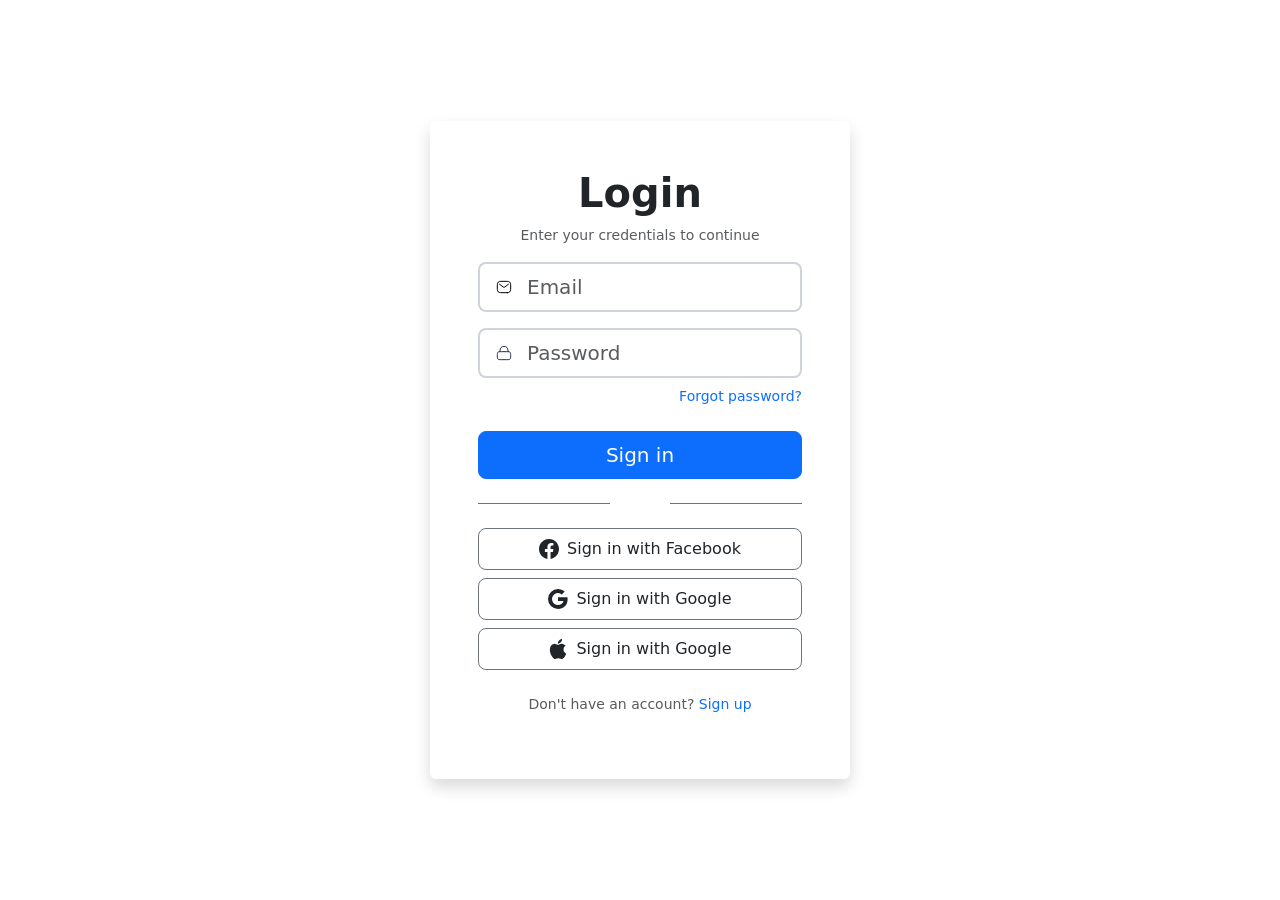
<file: Day-001-Login/index.html>
<!doctype html>
<html lang="en">
  <head>
    <meta charset="UTF-8" />
    <meta name="viewport" content="width=device-width, initial-scale=1.0" />
    <title>Sign In</title>
    <link
      href="https://cdn.jsdelivr.net/npm/bootstrap@5.3.8/dist/css/bootstrap.min.css"
      rel="stylesheet"
      integrity="sha384-sRIl4kxILFvY47J16cr9ZwB07vP4J8+LH7qKQnuqkuIAvNWLzeN8tE5YBujZqJLB"
      crossorigin="anonymous"
    />
    <link rel="stylesheet" href="./style.css" />
  </head>
  <body>
    <div
      class="d-flex justify-content-center align-items-center text-center vh-100"
    >
      <form class="p-5 rounded shadow">
        <h1 class="fw-bolder">Login</h1>
        <p class="text-muted small">Enter your credentials to continue</p>
        <div class="input-group input-group-lg mb-3 custom-input-group">
          <span class="input-group-text bg-white border-end-0">
            <img
              src="./assets/icons/email-svgrepo-com.svg"
              alt="Email Icon"
              width="16"
              height="16"
            />
          </span>
          <input
            type="email"
            class="form-control bg-white border-start-0 ps-0"
            id="floatingInput"
            name="user-email"
            placeholder="Email"
          />
        </div>

        <div class="input-group input-group-lg mb-2 custom-input-group">
          <span class="input-group-text bg-white border-end-0">
            <img
              src="./assets/icons/lock-svgrepo-com.svg"
              alt="Lock icon"
              width="16"
              height="16"
            />
          </span>
          <input
            type="password"
            class="form-control bg-white border-start-0 ps-0"
            id="floatingPassword"
            name="user-password"
            placeholder="Password"
          />
        </div>
        <a href="#" class="d-block text-end mb-4 small text-decoration-none"
          >Forgot password?</a
        >
        <div class="mb-4">
          <button type="submit" class="btn btn-primary btn-lg w-100 fw-medium">
            Sign in
          </button>
        </div>
        <div class="d-flex align-items-center justify-content-center my-4">
          <div class="border-top border-secondary w-100"></div>
          <div style="width: 60px; min-width: 60px"></div>
          <!-- The gap in the middle -->
          <div class="border-top border-secondary w-100"></div>
        </div>
        <div class="d-grid gap-2">
          <button
            type="button"
            class="btn btn-outline-secondary btn-lg w-100 text-dark bg-white d-flex align-items-center justify-content-center fs-6 fw-medium"
          >
            <svg
              xmlns="http://www.w3.org/2000/svg"
              width="20"
              height="20"
              fill="currentColor"
              class="bi bi-facebook me-2"
              viewBox="0 0 16 16"
            >
              <path
                d="M16 8.049c0-4.446-3.582-8.05-8-8.05C3.58 0-.002 3.603-.002 8.05c0 4.017 2.926 7.347 6.75 7.951v-5.625h-2.03V8.05H6.75V6.275c0-2.017 1.195-3.131 3.022-3.131.876 0 1.791.157 1.791.157v1.98h-1.009c-.993 0-1.303.621-1.303 1.258v1.51h2.218l-.354 2.326H9.25V16c3.824-.604 6.75-3.934 6.75-7.951"
              />
            </svg>
            Sign in with Facebook
          </button>
          <button
            type="button"
            class="btn btn-outline-secondary btn-lg w-100 text-dark bg-white d-flex align-items-center justify-content-center fs-6 fw-medium"
          >
            <svg
              xmlns="http://www.w3.org/2000/svg"
              width="20"
              height="20"
              fill="currentColor"
              class="bi bi-google me-2"
              viewBox="0 0 16 16"
            >
              <path
                d="M15.545 6.558a9.4 9.4 0 0 1 .139 1.626c0 2.434-.87 4.492-2.384 5.885h.002C11.978 15.292 10.158 16 8 16A8 8 0 1 1 8 0a7.7 7.7 0 0 1 5.352 2.082l-2.284 2.284A4.35 4.35 0 0 0 8 3.166c-2.087 0-3.86 1.408-4.492 3.304a4.8 4.8 0 0 0 0 3.063h.003c.635 1.893 2.405 3.301 4.492 3.301 1.078 0 2.004-.276 2.722-.764h-.003a3.7 3.7 0 0 0 1.599-2.431H8v-3.08z"
              />
            </svg>
            Sign in with Google
          </button>
          <button
            type="button"
            class="btn btn-outline-secondary btn-lg w-100 text-dark bg-white d-flex align-items-center justify-content-center fs-6 fw-medium"
          >
            <svg
              xmlns="http://www.w3.org/2000/svg"
              width="20"
              height="20"
              fill="currentColor"
              class="bi bi-apple me-2"
              viewBox="0 0 16 16"
            >
              <path
                d="M11.182.008C11.148-.03 9.923.023 8.857 1.18c-1.066 1.156-.902 2.482-.878 2.516s1.52.087 2.475-1.258.762-2.391.728-2.43m3.314 11.733c-.048-.096-2.325-1.234-2.113-3.422s1.675-2.789 1.698-2.854-.597-.79-1.254-1.157a3.7 3.7 0 0 0-1.563-.434c-.108-.003-.483-.095-1.254.116-.508.139-1.653.589-1.968.607-.316.018-1.256-.522-2.267-.665-.647-.125-1.333.131-1.824.328-.49.196-1.422.754-2.074 2.237-.652 1.482-.311 3.83-.067 4.56s.625 1.924 1.273 2.796c.576.984 1.34 1.667 1.659 1.899s1.219.386 1.843.067c.502-.308 1.408-.485 1.766-.472.357.013 1.061.154 1.782.539.571.197 1.111.115 1.652-.105.541-.221 1.324-1.059 2.238-2.758q.52-1.185.473-1.282"
              />
            </svg>
            Sign in with Google
          </button>
        </div>
        <p class="mt-4 small text-muted">
          Don't have an account?
          <a href="./signup.html" class="text-decoration-none fw-medium"
            >Sign up</a
          >
        </p>
      </form>
    </div>
    <script
      src="https://cdn.jsdelivr.net/npm/bootstrap@5.3.8/dist/js/bootstrap.bundle.min.js"
      integrity="sha384-FKyoEForCGlyvwx9Hj09JcYn3nv7wiPVlz7YYwJrWVcXK/BmnVDxM+D2scQbITxI"
      crossorigin="anonymous"
    ></script>
  </body>
</html>
</file>
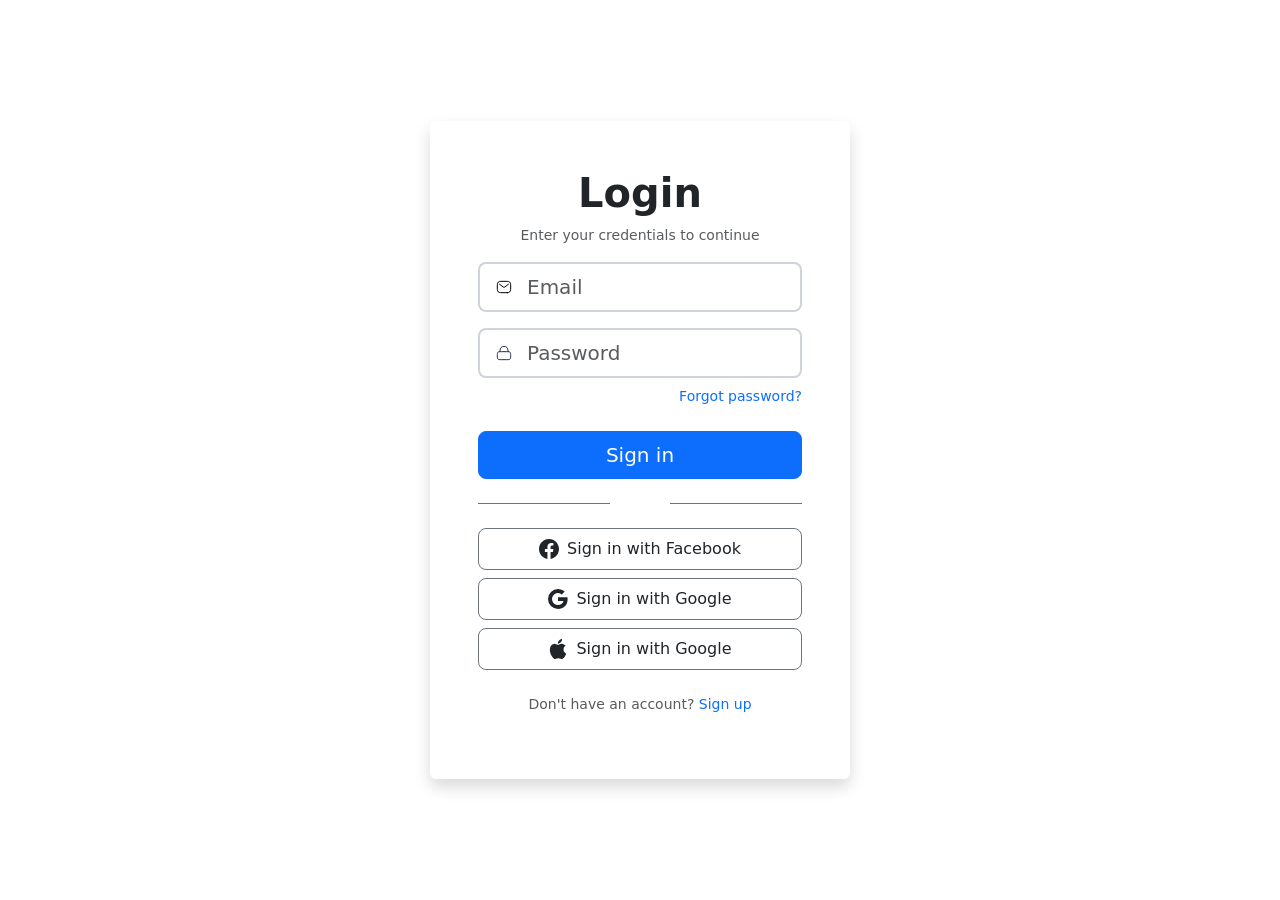
<file: Daily-001-Login/SignIn.html>
<!doctype html>
<html lang="en">
  <head>
    <meta charset="UTF-8" />
    <meta name="viewport" content="width=device-width, initial-scale=1.0" />
    <title>Sign In</title>
    <link
      href="https://cdn.jsdelivr.net/npm/bootstrap@5.3.8/dist/css/bootstrap.min.css"
      rel="stylesheet"
      integrity="sha384-sRIl4kxILFvY47J16cr9ZwB07vP4J8+LH7qKQnuqkuIAvNWLzeN8tE5YBujZqJLB"
      crossorigin="anonymous"
    />
    <link rel="stylesheet" href="./style.css" />
  </head>
  <body>
    <div class="d-flex justify-content-center align-items-center text-center vh-100">
      <form class="p-5 rounded shadow">
        <h1 class="fw-bolder">Login</h1>
        <p class="text-muted small">Enter your credentials to continue</p>
        <div class="input-group input-group-lg mb-3 custom-input-group">
          <span class="input-group-text bg-white border-end-0">
            <img src="./svgs/email-svgrepo-com.svg" alt="Email Icon" width="16" height="16" />
          </span>
          <input
            type="email"
            class="form-control bg-white border-start-0 ps-0"
            id="floatingInput"
            name="user-email"
            placeholder="Email"
          />
        </div>

        <div class="input-group input-group-lg mb-2 custom-input-group">
          <span class="input-group-text bg-white border-end-0">
            <img src="./svgs/lock-svgrepo-com.svg" alt="Lock icon" width="16" height="16" />
          </span>
          <input
            type="password"
            class="form-control bg-white border-start-0 ps-0"
            id="floatingPassword"
            name="user-password"
            placeholder="Password"
          />
        </div>
        <a href="#" class="d-block text-end mb-4 small text-decoration-none">Forgot password?</a>
        <div class="mb-4">
          <button type="submit" class="btn btn-primary btn-lg w-100 fw-medium">Sign in</button>
        </div>
        <div class="d-flex align-items-center justify-content-center my-4">
          <div class="border-top border-secondary w-100"></div>
          <div style="width: 60px; min-width: 60px"></div>
          <!-- The gap in the middle -->
          <div class="border-top border-secondary w-100"></div>
        </div>
        <div class="d-grid gap-2">
          <button
            type="button"
            class="btn btn-outline-secondary btn-lg w-100 text-dark bg-white d-flex align-items-center justify-content-center fs-6 fw-medium"
          >
            <svg
              xmlns="http://www.w3.org/2000/svg"
              width="20"
              height="20"
              fill="currentColor"
              class="bi bi-facebook me-2"
              viewBox="0 0 16 16"
            >
              <path
                d="M16 8.049c0-4.446-3.582-8.05-8-8.05C3.58 0-.002 3.603-.002 8.05c0 4.017 2.926 7.347 6.75 7.951v-5.625h-2.03V8.05H6.75V6.275c0-2.017 1.195-3.131 3.022-3.131.876 0 1.791.157 1.791.157v1.98h-1.009c-.993 0-1.303.621-1.303 1.258v1.51h2.218l-.354 2.326H9.25V16c3.824-.604 6.75-3.934 6.75-7.951"
              />
            </svg>
            Sign in with Facebook
          </button>
          <button
            type="button"
            class="btn btn-outline-secondary btn-lg w-100 text-dark bg-white d-flex align-items-center justify-content-center fs-6 fw-medium"
          >
            <svg
              xmlns="http://www.w3.org/2000/svg"
              width="20"
              height="20"
              fill="currentColor"
              class="bi bi-google me-2"
              viewBox="0 0 16 16"
            >
              <path
                d="M15.545 6.558a9.4 9.4 0 0 1 .139 1.626c0 2.434-.87 4.492-2.384 5.885h.002C11.978 15.292 10.158 16 8 16A8 8 0 1 1 8 0a7.7 7.7 0 0 1 5.352 2.082l-2.284 2.284A4.35 4.35 0 0 0 8 3.166c-2.087 0-3.86 1.408-4.492 3.304a4.8 4.8 0 0 0 0 3.063h.003c.635 1.893 2.405 3.301 4.492 3.301 1.078 0 2.004-.276 2.722-.764h-.003a3.7 3.7 0 0 0 1.599-2.431H8v-3.08z"
              />
            </svg>
            Sign in with Google
          </button>
          <button
            type="button"
            class="btn btn-outline-secondary btn-lg w-100 text-dark bg-white d-flex align-items-center justify-content-center fs-6 fw-medium"
          >
            <svg
              xmlns="http://www.w3.org/2000/svg"
              width="20"
              height="20"
              fill="currentColor"
              class="bi bi-apple me-2"
              viewBox="0 0 16 16"
            >
              <path
                d="M11.182.008C11.148-.03 9.923.023 8.857 1.18c-1.066 1.156-.902 2.482-.878 2.516s1.52.087 2.475-1.258.762-2.391.728-2.43m3.314 11.733c-.048-.096-2.325-1.234-2.113-3.422s1.675-2.789 1.698-2.854-.597-.79-1.254-1.157a3.7 3.7 0 0 0-1.563-.434c-.108-.003-.483-.095-1.254.116-.508.139-1.653.589-1.968.607-.316.018-1.256-.522-2.267-.665-.647-.125-1.333.131-1.824.328-.49.196-1.422.754-2.074 2.237-.652 1.482-.311 3.83-.067 4.56s.625 1.924 1.273 2.796c.576.984 1.34 1.667 1.659 1.899s1.219.386 1.843.067c.502-.308 1.408-.485 1.766-.472.357.013 1.061.154 1.782.539.571.197 1.111.115 1.652-.105.541-.221 1.324-1.059 2.238-2.758q.52-1.185.473-1.282"
              />
            </svg>
            Sign in with Google
          </button>
        </div>
        <p class="mt-4 small text-muted">
          Don't have an account? <a href="./SignUp.html" class="text-decoration-none fw-medium">Sign up</a>
        </p>
      </form>
    </div>
    <script
      src="https://cdn.jsdelivr.net/npm/bootstrap@5.3.8/dist/js/bootstrap.bundle.min.js"
      integrity="sha384-FKyoEForCGlyvwx9Hj09JcYn3nv7wiPVlz7YYwJrWVcXK/BmnVDxM+D2scQbITxI"
      crossorigin="anonymous"
    ></script>
  </body>
</html>
</file>
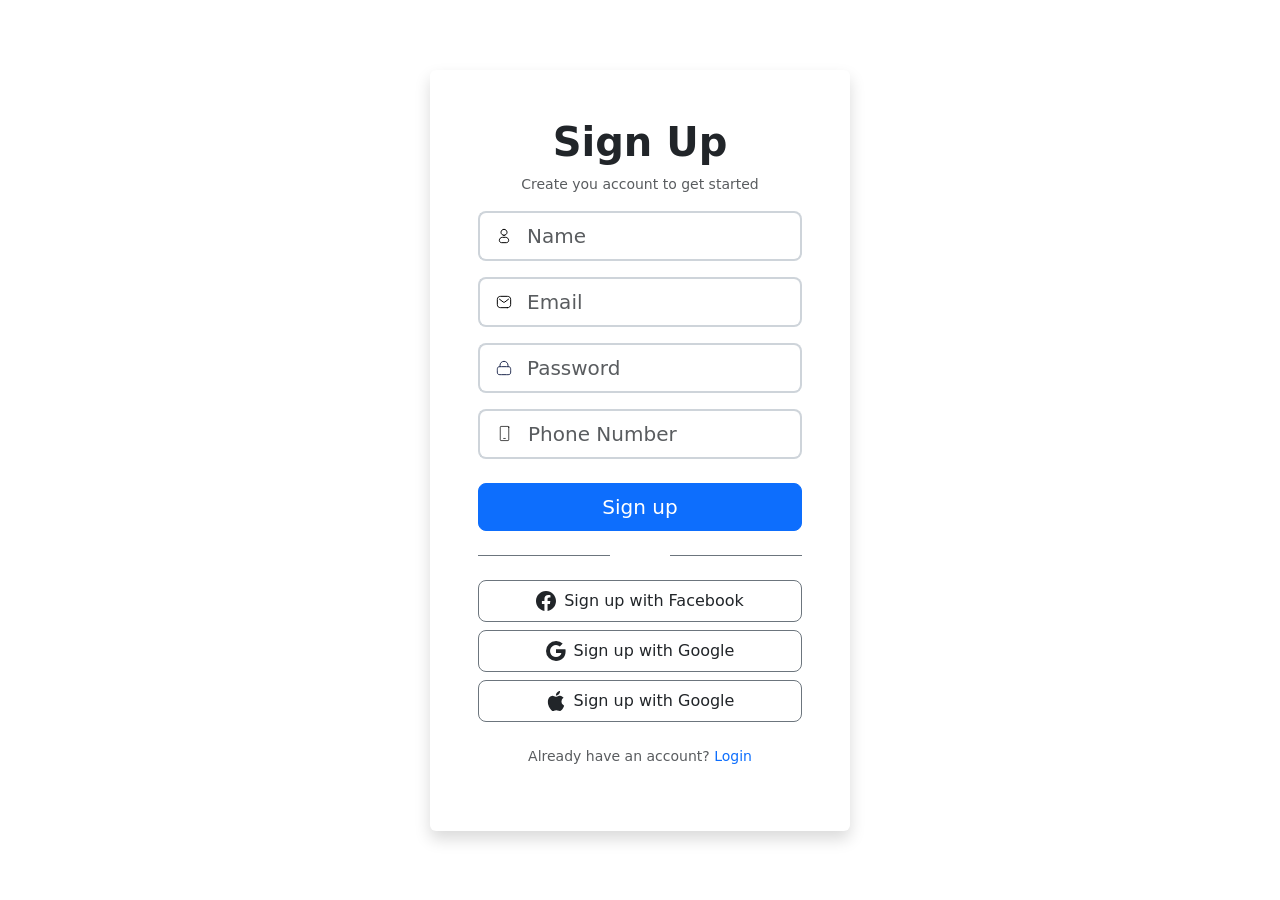
<file: Daily-001-Login/SignUp.html>
<!doctype html>
<html lang="en">
  <head>
    <meta charset="UTF-8" />
    <meta name="viewport" content="width=device-width, initial-scale=1.0" />
    <title>SignUp Page</title>
    <link
      href="https://cdn.jsdelivr.net/npm/bootstrap@5.3.8/dist/css/bootstrap.min.css"
      rel="stylesheet"
      integrity="sha384-sRIl4kxILFvY47J16cr9ZwB07vP4J8+LH7qKQnuqkuIAvNWLzeN8tE5YBujZqJLB"
      crossorigin="anonymous"
    />
    <link rel="stylesheet" href="./style.css" />
  </head>
  <body>
    <div class="d-flex justify-content-center align-items-center vh-100 text-center">
      <form class="p-5 rounded shadow">
        <h1 class="fw-bolder">Sign Up</h1>
        <p class="text-muted small">Create you account to get started</p>
        <div class="input-group input-group-lg mb-3 custom-input-group">
          <span class="input-group-text border-end-0 bg-white">
            <img src="./svgs/profile-svgrepo-com.svg" alt="profile-icon" width="16" height="16" />
          </span>
          <input type="text" class="form-control ps-0" id="name" name="name" placeholder="Name" />
        </div>
        <div class="input-group input-group-lg mb-3 custom-input-group">
          <span class="input-group-text bg-white border-end-0">
            <img src="./svgs/email-svgrepo-com.svg" alt="email-icon" width="16" height="16" />
          </span>
          <input type="email" class="form-control ps-0" id="user-email" name="user-email" placeholder="Email" />
        </div>

        <div class="input-group input-group-lg mb-3 custom-input-group">
          <span class="input-group-text bg-white border-end-0">
            <img src="./svgs/lock-svgrepo-com.svg" alt="lock-icon" width="16" height="16" />
          </span>
          <input
            type="password"
            class="form-control ps-0"
            id="user-password"
            name="user-password"
            placeholder="Password"
          />
        </div>
        <div class="input-group input-group-lg mb-4 custom-input-group">
          <span class="input-group-text bg-white border-end-0">
            <img src="./svgs/smartphone-svgrepo-com.svg" alt="smartphone-icon" width="17" height="17" />
          </span>
          <input type="tel" class="form-control ps-0" id="phone" name="phone" placeholder="Phone Number" />
        </div>
        <div class="mb-4">
          <button type="submit" class="btn btn-primary btn-lg w-100 fw-medium">Sign up</button>
        </div>
        <div class="d-flex justify-content-center align-items-center my-4">
          <div class="border-top border-secondary w-100"></div>
          <div style="width: 60px; min-width: 60px"></div>
          <div class="border-top border-secondary w-100"></div>
        </div>
        <div class="d-grid gap-2">
          <button
            type="button"
            class="btn btn-outline-secondary btn-lg text-dark w-100 d-flex bg-white align-items-center justify-content-center fs-6 fw-medium"
          >
            <svg
              xmlns="http://www.w3.org/2000/svg"
              width="20"
              height="20"
              fill="currentColor"
              class="bi bi-facebook me-2"
              viewBox="0 0 16 16"
            >
              <path
                d="M16 8.049c0-4.446-3.582-8.05-8-8.05C3.58 0-.002 3.603-.002 8.05c0 4.017 2.926 7.347 6.75 7.951v-5.625h-2.03V8.05H6.75V6.275c0-2.017 1.195-3.131 3.022-3.131.876 0 1.791.157 1.791.157v1.98h-1.009c-.993 0-1.303.621-1.303 1.258v1.51h2.218l-.354 2.326H9.25V16c3.824-.604 6.75-3.934 6.75-7.951"
              />
            </svg>
            Sign up with Facebook
          </button>
          <button
            type="button"
            class="btn btn-outline-secondary btn-lg text-dark w-100 d-flex bg-white align-items-center justify-content-center fs-6 fw-medium"
          >
            <svg
              xmlns="http://www.w3.org/2000/svg"
              width="20"
              height="20"
              fill="currentColor"
              class="bi bi-google me-2"
              viewBox="0 0 16 16"
            >
              <path
                d="M15.545 6.558a9.4 9.4 0 0 1 .139 1.626c0 2.434-.87 4.492-2.384 5.885h.002C11.978 15.292 10.158 16 8 16A8 8 0 1 1 8 0a7.7 7.7 0 0 1 5.352 2.082l-2.284 2.284A4.35 4.35 0 0 0 8 3.166c-2.087 0-3.86 1.408-4.492 3.304a4.8 4.8 0 0 0 0 3.063h.003c.635 1.893 2.405 3.301 4.492 3.301 1.078 0 2.004-.276 2.722-.764h-.003a3.7 3.7 0 0 0 1.599-2.431H8v-3.08z"
              />
            </svg>
            Sign up with Google
          </button>
          <button
            type="button"
            class="btn btn-outline-secondary btn-lg text-dark w-100 d-flex bg-white align-items-center justify-content-center fs-6 fw-medium"
          >
            <svg
              xmlns="http://www.w3.org/2000/svg"
              width="20"
              height="20"
              fill="currentColor"
              class="bi bi-apple me-2"
              viewBox="0 0 16 16"
            >
              <path
                d="M11.182.008C11.148-.03 9.923.023 8.857 1.18c-1.066 1.156-.902 2.482-.878 2.516s1.52.087 2.475-1.258.762-2.391.728-2.43m3.314 11.733c-.048-.096-2.325-1.234-2.113-3.422s1.675-2.789 1.698-2.854-.597-.79-1.254-1.157a3.7 3.7 0 0 0-1.563-.434c-.108-.003-.483-.095-1.254.116-.508.139-1.653.589-1.968.607-.316.018-1.256-.522-2.267-.665-.647-.125-1.333.131-1.824.328-.49.196-1.422.754-2.074 2.237-.652 1.482-.311 3.83-.067 4.56s.625 1.924 1.273 2.796c.576.984 1.34 1.667 1.659 1.899s1.219.386 1.843.067c.502-.308 1.408-.485 1.766-.472.357.013 1.061.154 1.782.539.571.197 1.111.115 1.652-.105.541-.221 1.324-1.059 2.238-2.758q.52-1.185.473-1.282"
              />
            </svg>
            Sign up with Google
          </button>
        </div>
        <p class="mt-4 text-muted small">
          Already have an account? <a href="./SignIn.html" class="text-decoration-none fw-medium">Login</a>
        </p>
      </form>
    </div>
    <script
      src="https://cdn.jsdelivr.net/npm/bootstrap@5.3.8/dist/js/bootstrap.bundle.min.js"
      integrity="sha384-FKyoEForCGlyvwx9Hj09JcYn3nv7wiPVlz7YYwJrWVcXK/BmnVDxM+D2scQbITxI"
      crossorigin="anonymous"
    ></script>
  </body>
</html>
</file>
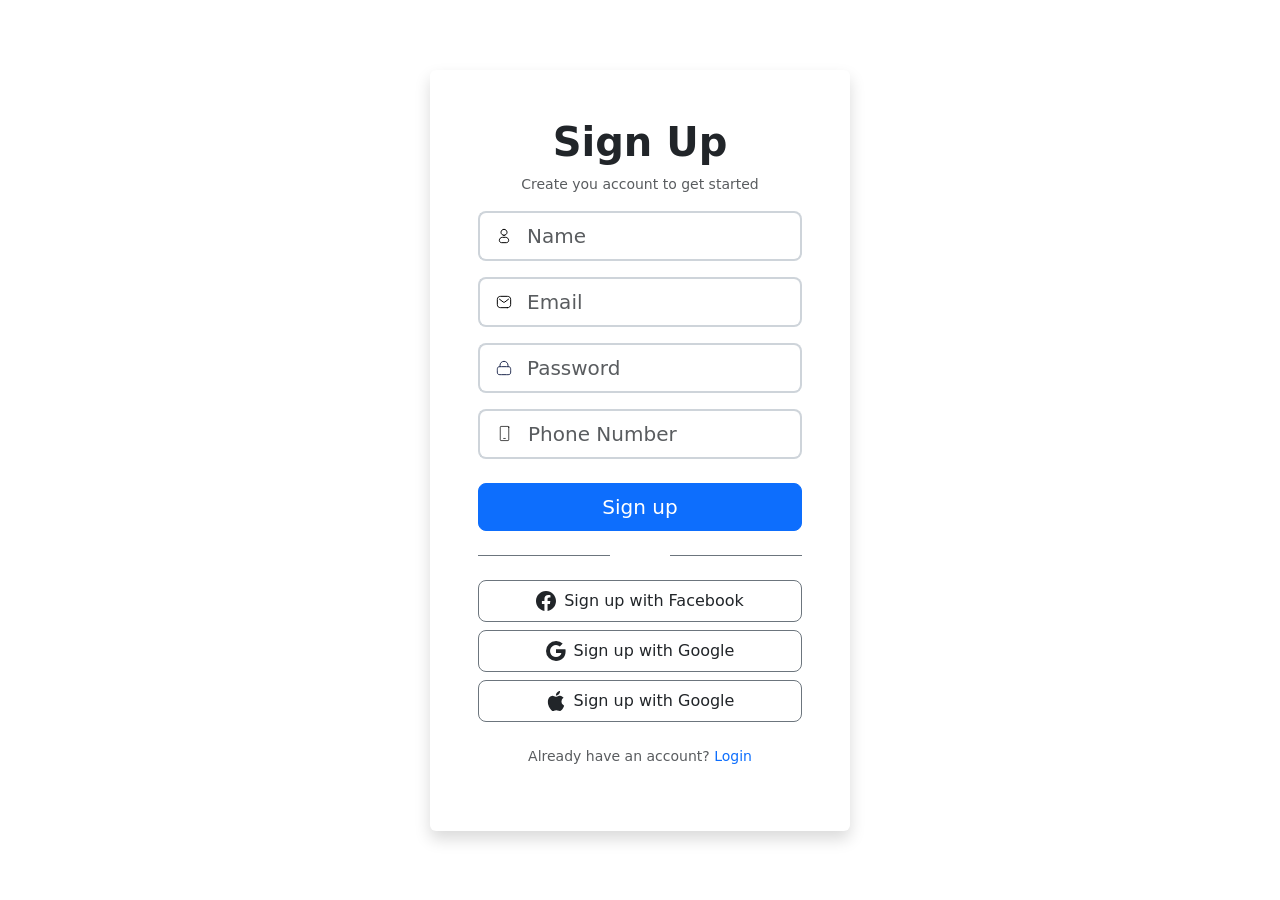
<file: Day-001-Login/signup.html>
<!doctype html>
<html lang="en">
  <head>
    <meta charset="UTF-8" />
    <meta name="viewport" content="width=device-width, initial-scale=1.0" />
    <title>SignUp Page</title>
    <link
      href="https://cdn.jsdelivr.net/npm/bootstrap@5.3.8/dist/css/bootstrap.min.css"
      rel="stylesheet"
      integrity="sha384-sRIl4kxILFvY47J16cr9ZwB07vP4J8+LH7qKQnuqkuIAvNWLzeN8tE5YBujZqJLB"
      crossorigin="anonymous"
    />
    <link rel="stylesheet" href="./style.css" />
  </head>
  <body>
    <div class="d-flex justify-content-center align-items-center vh-100 text-center">
      <form class="p-5 rounded shadow">
        <h1 class="fw-bolder">Sign Up</h1>
        <p class="text-muted small">Create you account to get started</p>
        <div class="input-group input-group-lg mb-3 custom-input-group">
          <span class="input-group-text border-end-0 bg-white">
            <img src="./assets/icons/profile-svgrepo-com.svg" alt="profile-icon" width="16" height="16" />
          </span>
          <input type="text" class="form-control ps-0" id="name" name="name" placeholder="Name" />
        </div>
        <div class="input-group input-group-lg mb-3 custom-input-group">
          <span class="input-group-text bg-white border-end-0">
            <img src="./assets/icons/email-svgrepo-com.svg" alt="email-icon" width="16" height="16" />
          </span>
          <input type="email" class="form-control ps-0" id="user-email" name="user-email" placeholder="Email" />
        </div>

        <div class="input-group input-group-lg mb-3 custom-input-group">
          <span class="input-group-text bg-white border-end-0">
            <img src="./assets/icons/lock-svgrepo-com.svg" alt="lock-icon" width="16" height="16" />
          </span>
          <input
            type="password"
            class="form-control ps-0"
            id="user-password"
            name="user-password"
            placeholder="Password"
          />
        </div>
        <div class="input-group input-group-lg mb-4 custom-input-group">
          <span class="input-group-text bg-white border-end-0">
            <img src="./assets/icons/smartphone-svgrepo-com.svg" alt="smartphone-icon" width="17" height="17" />
          </span>
          <input type="tel" class="form-control ps-0" id="phone" name="phone" placeholder="Phone Number" />
        </div>
        <div class="mb-4">
          <button type="submit" class="btn btn-primary btn-lg w-100 fw-medium">Sign up</button>
        </div>
        <div class="d-flex justify-content-center align-items-center my-4">
          <div class="border-top border-secondary w-100"></div>
          <div style="width: 60px; min-width: 60px"></div>
          <div class="border-top border-secondary w-100"></div>
        </div>
        <div class="d-grid gap-2">
          <button
            type="button"
            class="btn btn-outline-secondary btn-lg text-dark w-100 d-flex bg-white align-items-center justify-content-center fs-6 fw-medium"
          >
            <svg
              xmlns="http://www.w3.org/2000/svg"
              width="20"
              height="20"
              fill="currentColor"
              class="bi bi-facebook me-2"
              viewBox="0 0 16 16"
            >
              <path
                d="M16 8.049c0-4.446-3.582-8.05-8-8.05C3.58 0-.002 3.603-.002 8.05c0 4.017 2.926 7.347 6.75 7.951v-5.625h-2.03V8.05H6.75V6.275c0-2.017 1.195-3.131 3.022-3.131.876 0 1.791.157 1.791.157v1.98h-1.009c-.993 0-1.303.621-1.303 1.258v1.51h2.218l-.354 2.326H9.25V16c3.824-.604 6.75-3.934 6.75-7.951"
              />
            </svg>
            Sign up with Facebook
          </button>
          <button
            type="button"
            class="btn btn-outline-secondary btn-lg text-dark w-100 d-flex bg-white align-items-center justify-content-center fs-6 fw-medium"
          >
            <svg
              xmlns="http://www.w3.org/2000/svg"
              width="20"
              height="20"
              fill="currentColor"
              class="bi bi-google me-2"
              viewBox="0 0 16 16"
            >
              <path
                d="M15.545 6.558a9.4 9.4 0 0 1 .139 1.626c0 2.434-.87 4.492-2.384 5.885h.002C11.978 15.292 10.158 16 8 16A8 8 0 1 1 8 0a7.7 7.7 0 0 1 5.352 2.082l-2.284 2.284A4.35 4.35 0 0 0 8 3.166c-2.087 0-3.86 1.408-4.492 3.304a4.8 4.8 0 0 0 0 3.063h.003c.635 1.893 2.405 3.301 4.492 3.301 1.078 0 2.004-.276 2.722-.764h-.003a3.7 3.7 0 0 0 1.599-2.431H8v-3.08z"
              />
            </svg>
            Sign up with Google
          </button>
          <button
            type="button"
            class="btn btn-outline-secondary btn-lg text-dark w-100 d-flex bg-white align-items-center justify-content-center fs-6 fw-medium"
          >
            <svg
              xmlns="http://www.w3.org/2000/svg"
              width="20"
              height="20"
              fill="currentColor"
              class="bi bi-apple me-2"
              viewBox="0 0 16 16"
            >
              <path
                d="M11.182.008C11.148-.03 9.923.023 8.857 1.18c-1.066 1.156-.902 2.482-.878 2.516s1.52.087 2.475-1.258.762-2.391.728-2.43m3.314 11.733c-.048-.096-2.325-1.234-2.113-3.422s1.675-2.789 1.698-2.854-.597-.79-1.254-1.157a3.7 3.7 0 0 0-1.563-.434c-.108-.003-.483-.095-1.254.116-.508.139-1.653.589-1.968.607-.316.018-1.256-.522-2.267-.665-.647-.125-1.333.131-1.824.328-.49.196-1.422.754-2.074 2.237-.652 1.482-.311 3.83-.067 4.56s.625 1.924 1.273 2.796c.576.984 1.34 1.667 1.659 1.899s1.219.386 1.843.067c.502-.308 1.408-.485 1.766-.472.357.013 1.061.154 1.782.539.571.197 1.111.115 1.652-.105.541-.221 1.324-1.059 2.238-2.758q.52-1.185.473-1.282"
              />
            </svg>
            Sign up with Google
          </button>
        </div>
        <p class="mt-4 text-muted small">
          Already have an account? <a href="./index.html" class="text-decoration-none fw-medium">Login</a>
        </p>
      </form>
    </div>
    <script
      src="https://cdn.jsdelivr.net/npm/bootstrap@5.3.8/dist/js/bootstrap.bundle.min.js"
      integrity="sha384-FKyoEForCGlyvwx9Hj09JcYn3nv7wiPVlz7YYwJrWVcXK/BmnVDxM+D2scQbITxI"
      crossorigin="anonymous"
    ></script>
  </body>
</html>
</file>
<file: Day-001-Login/style.css>
form {
  background-color: #ffffff;
  max-width: 420px;
  width: 100%;
}

.custom-input-group > .form-control:focus {
  box-shadow: none !important;
  border-color: #ced4da !important;
  z-index: 1 !important;
}

.custom-input-group .input-group-text {
  border-right: 0 !important;
}

.custom-input-group .form-control {
  border-left: 0 !important;
}

.custom-input-group:focus-within {
  box-shadow: 0 0 0 0.25rem rgba(13, 110, 253, 0.25) !important;
  border-radius: 0.5rem;
}

.custom-input-group:focus-within .input-group-text,
.custom-input-group:focus-within .form-control {
  border-color: #86b7fe !important;
}

.custom-input-group .input-group-text,
.custom-input-group .form-control {
  border-width: 2px !important;
  border-color: #ced4da;
}
</file>
<file: Daily-001-Login/style.css>
form {
  background-color: #ffffff;
  max-width: 420px;
  width: 100%;
}

.custom-input-group > .form-control:focus {
  box-shadow: none !important;
  border-color: #ced4da !important;
  z-index: 1 !important;
}

.custom-input-group .input-group-text {
  border-right: 0 !important;
}

.custom-input-group .form-control {
  border-left: 0 !important;
}

.custom-input-group:focus-within {
  box-shadow: 0 0 0 0.25rem rgba(13, 110, 253, 0.25) !important;
  border-radius: 0.5rem;
}

.custom-input-group:focus-within .input-group-text,
.custom-input-group:focus-within .form-control {
  border-color: #86b7fe !important;
}

.custom-input-group .input-group-text,
.custom-input-group .form-control {
  border-width: 2px !important;
  border-color: #ced4da;
}
</file>
